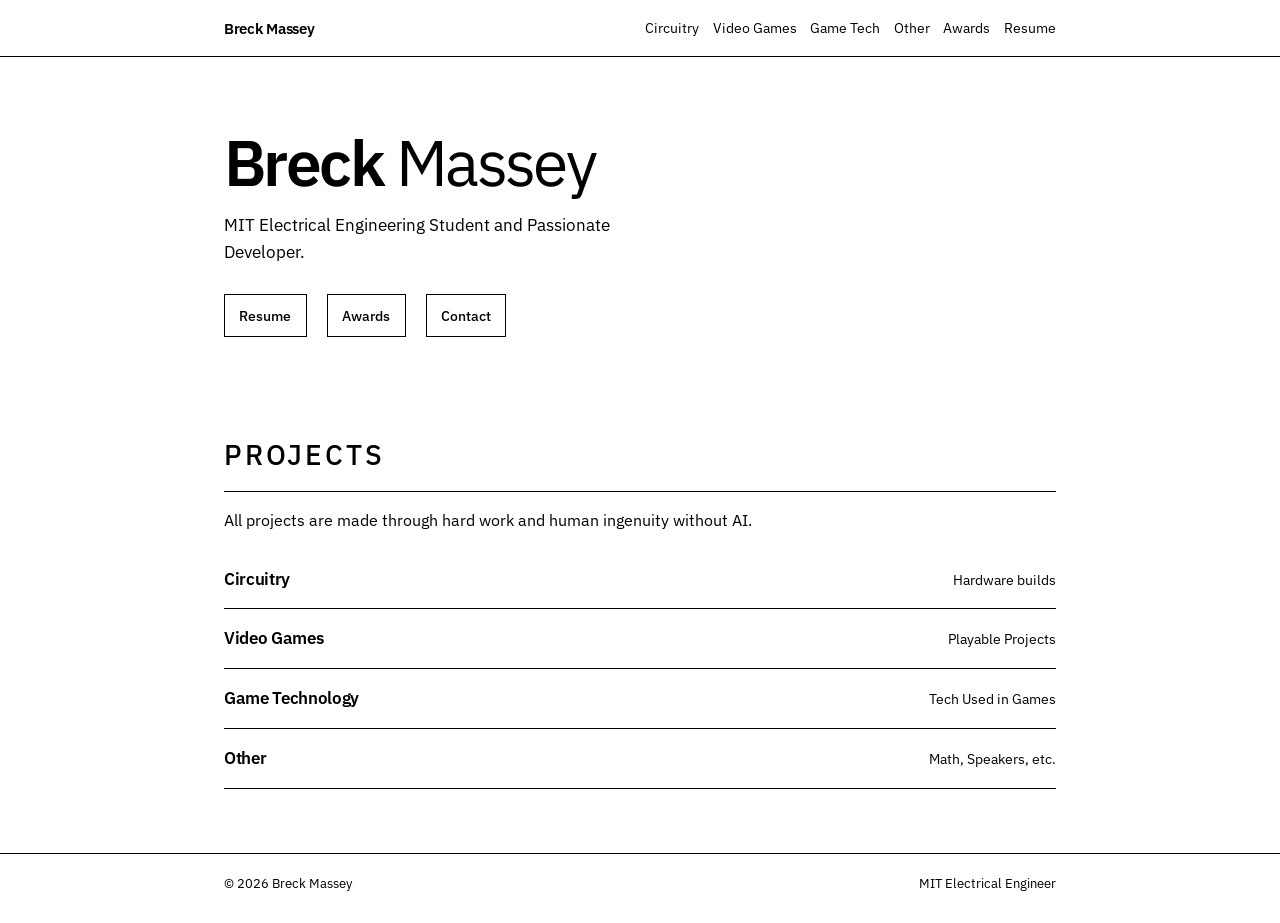
<file: index.html>
<!DOCTYPE html>
<html lang="en">
  <head>
    <meta charset="UTF-8" />
    <meta name="viewport" content="width=device-width, initial-scale=1" />
    <link rel="icon" href="assets/favicon.svg" type="image/svg+xml" />
    <title>Breck Massey</title>
    <meta
      name="description"
      content="Portfolio of Breck Massey — voxels, circuitry, games, and other work."
    />
    <link rel="preconnect" href="https://fonts.googleapis.com" />
    <link rel="preconnect" href="https://fonts.gstatic.com" crossorigin />
    <link
      href="https://fonts.googleapis.com/css2?family=IBM+Plex+Sans:wght@400;500;600&display=swap"
      rel="stylesheet"
    />
    <link rel="stylesheet" href="css/styles.css" />
  </head>
  <body data-page="home" data-depth="0">
    <div class="site-wrap">
      <header class="site-header">
        <div class="container nav">
          <a class="brand" href="index.html">Breck Massey</a>
          <button class="nav-toggle" type="button" aria-label="Open menu" aria-expanded="false">
            <span></span>
          </button>
          <ul class="nav-links">
            <li><a href="pages/circuitry.html">Circuitry</a></li>
            <li><a href="pages/games.html">Video Games</a></li>
            <li><a href="pages/gametech.html">Game Tech</a></li>
            <li><a href="pages/other.html">Other</a></li>
            <li><a href="pages/awards.html">Awards</a></li>
            <li><a href="pages/resume.html">Resume</a></li>
          </ul>
        </div>
      </header>

      <main>
        <section class="hero">
          <div class="container">
            <h1 class="hero-brand">Breck <em>Massey</em></h1>
            <p class="hero-lead">
              MIT Electrical Engineering Student and Passionate Developer.
            </p>
            <div class="hero-actions">
              <a class="btn btn-ghost" href="pages/resume.html">Resume</a>
              <a class="btn btn-ghost" href="pages/awards.html">Awards</a>
              <a class="btn btn-ghost" href="mailto:breckcmassey@gmail.com">Contact</a>
            </div>
          </div>
        </section>

        <section class="category-strip container" aria-labelledby="explore-label">
          <h2 id="explore-label">Projects</h2>
          <p>All projects are made through hard work and human ingenuity without AI.</p>
          <div class="category-row">
            <a class="category-link" href="pages/circuitry.html">
              <strong>Circuitry</strong>
              <span>Hardware builds</span>
            </a>
            <a class="category-link" href="pages/games.html">
              <strong>Video Games</strong>
              <span>Playable Projects</span>
            </a>
            <a class="category-link" href="pages/gametech.html">
              <strong>Game Technology</strong>
              <span>Tech Used in Games</span>
            </a>
            <a class="category-link" href="pages/other.html">
              <strong>Other</strong>
              <span>Math, Speakers, etc.</span>
            </a>
          </div>
        </section>
      </main>

      <footer class="site-footer">
        <div class="container">
          <span>© <span id="year"></span> Breck Massey</span>
          <span>MIT Electrical Engineer</span>
        </div>
      </footer>
    </div>
    <script>
      document.getElementById("year").textContent = new Date().getFullYear();
    </script>
    <script src="js/projects.js"></script>
    <script src="js/main.js"></script>
  </body>
</html>
</file>
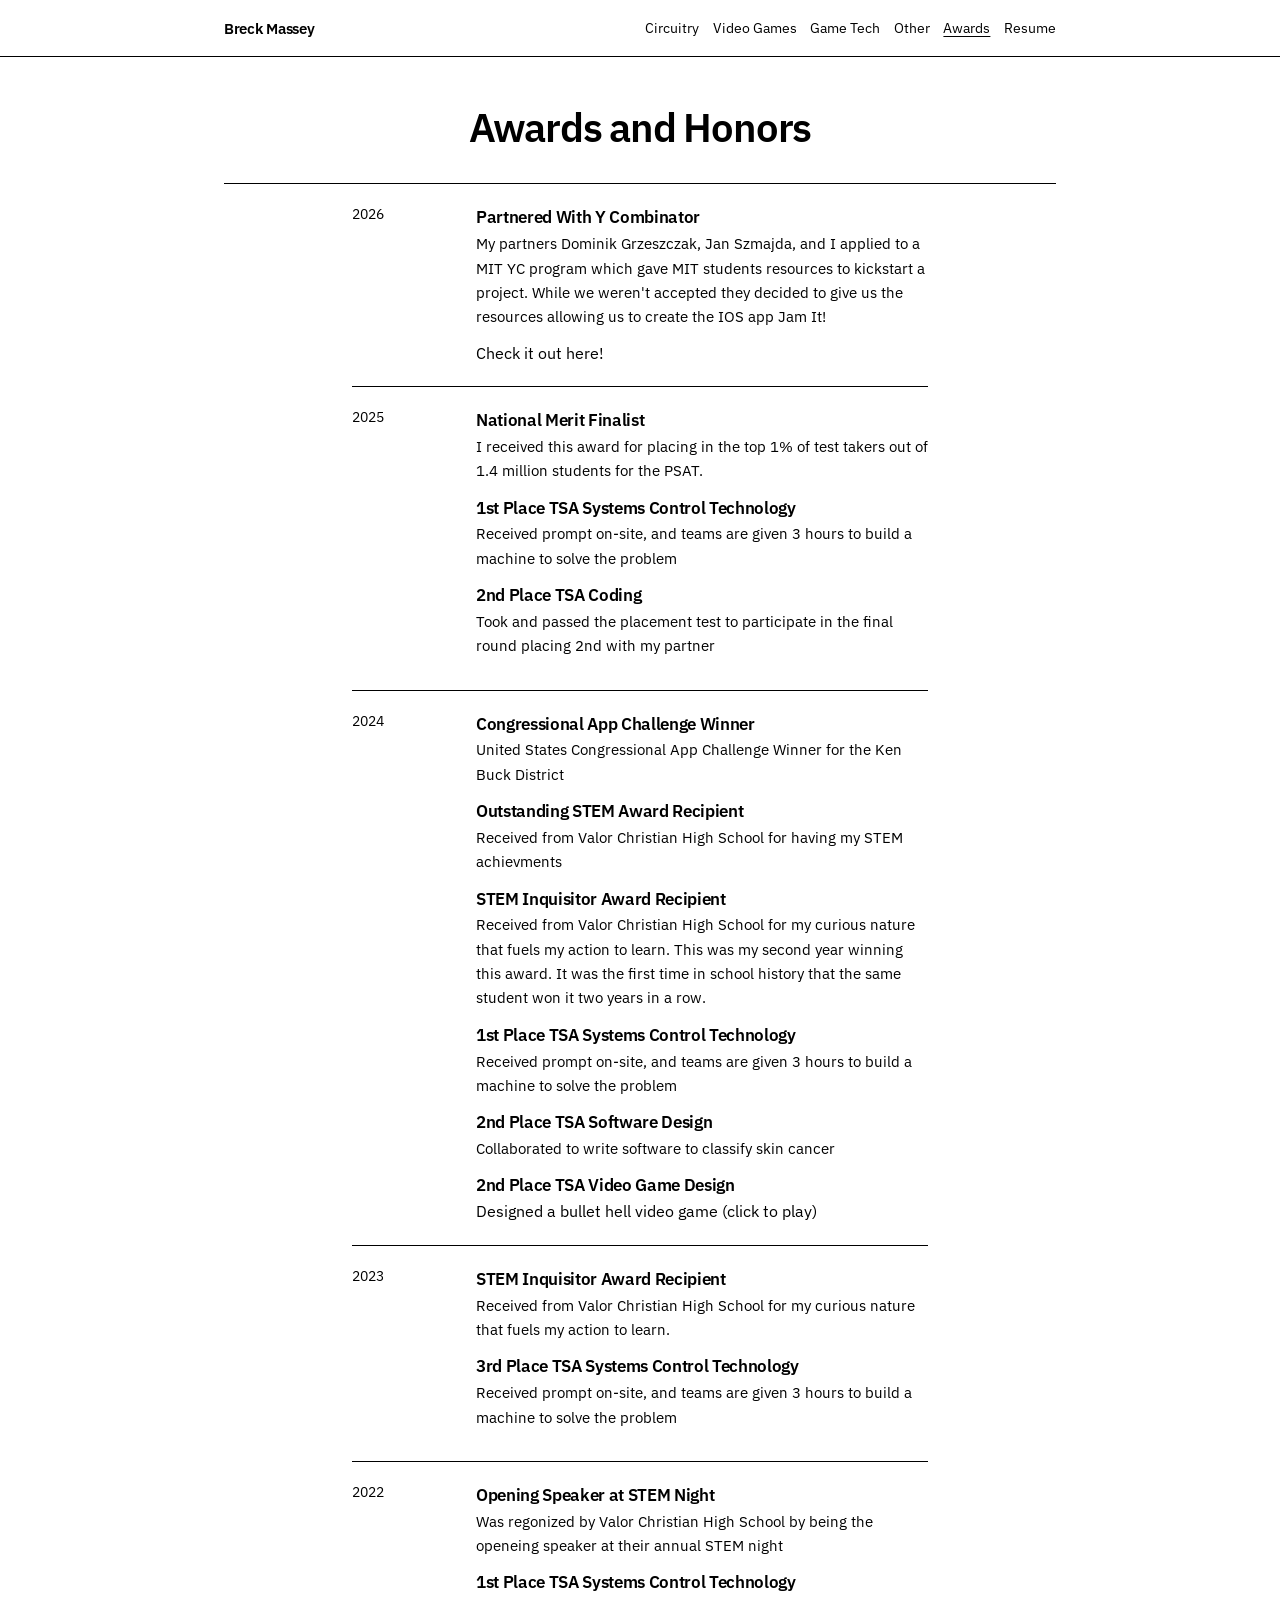
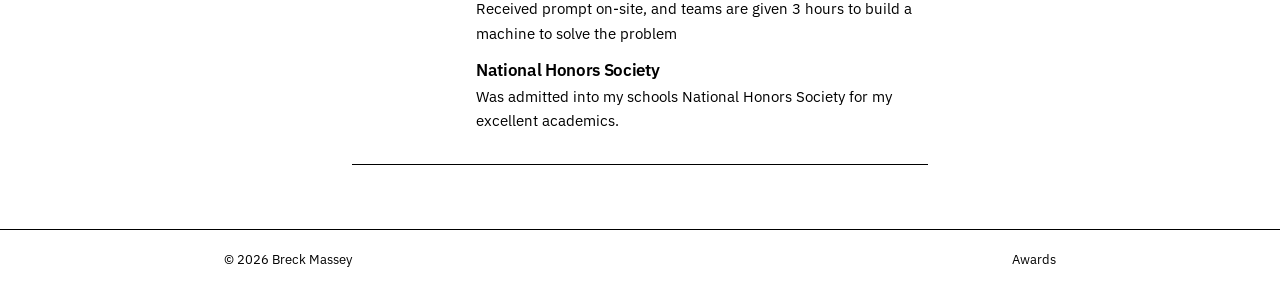
<file: pages/awards.html>
<!DOCTYPE html>
<html lang="en">
  <head>
    <meta charset="UTF-8" />
    <meta name="viewport" content="width=device-width, initial-scale=1" />
    <link rel="icon" href="../assets/favicon.svg" type="image/svg+xml" />
    <title>Awards — Breck Massey</title>
    <meta name="description" content="Awards and recognition for Breck Massey." />
    <link rel="preconnect" href="https://fonts.googleapis.com" />
    <link rel="preconnect" href="https://fonts.gstatic.com" crossorigin />
    <link
      href="https://fonts.googleapis.com/css2?family=IBM+Plex+Sans:wght@400;500;600&display=swap"
      rel="stylesheet"
    />
    <link rel="stylesheet" href="../css/styles.css" />
  </head>
  <body data-page="awards" data-depth="1">
    <div class="site-wrap">
      <header class="site-header">
        <div class="container nav">
          <a class="brand" href="../index.html">Breck Massey</a>
          <button class="nav-toggle" type="button" aria-label="Open menu" aria-expanded="false">
            <span></span>
          </button>
          <ul class="nav-links">
            <li><a href="circuitry.html">Circuitry</a></li>
            <li><a href="games.html" >Video Games</a></li>
            <li><a href="gametech.html">Game Tech</a></li>
            <li><a href="other.html">Other</a></li>
            <li><a href="awards.html" aria-current="page">Awards</a></li>
            <li><a href="resume.html">Resume</a></li>
            
          </ul>
        </div>
      </header>

      <main>
        <header class="page-intro container">
          <h1>Awards and Honors</h1>
          <p></p>
        </header>

        <ul class="award-list">
          <li class="award-item">
            <span class="year">2026</span>
            <div>
              <h2>Partnered With Y Combinator</h2>
              <p>My partners Dominik Grzeszczak, Jan Szmajda, and I applied to a MIT YC program which gave MIT students resources to kickstart a project. While we weren't accepted they decided to give us the resources allowing us to create the IOS app Jam It!</p>
              <a href="https://jamit-ios.com/">Check it out here!</a>
            </div>
          </li>
          <li class="award-item">
            <span class="year">2025</span>
            <div>
              <h2>National Merit Finalist</h2>
              <p>I received this award for placing in the top 1% of test takers out of 1.4 million students for the PSAT.</p>
              <h2>1st Place TSA Systems Control Technology</h2>
              <p>Received prompt on-site, and teams are given 3 hours to build a machine to solve the problem</p>
              <h2>2nd Place TSA Coding</h2>
              <p>Took and passed the placement test to participate in the final round placing 2nd with my partner</p>
            </div>
          </li>
          <li class="award-item">
            <span class="year">2024</span>
            <div>
              <h2>Congressional App Challenge Winner</h2>
              <p>United States Congressional App Challenge Winner for the Ken Buck District</p>
              <h2>Outstanding STEM Award Recipient</h2>
              <p>Received from Valor Christian High School for having my STEM achievments</p>
              <h2>STEM Inquisitor Award Recipient</h2>
              <p>Received from Valor Christian High School for my curious nature that fuels my action to learn. This was my second year winning this award. It was the first time in school history that the same student won it two years in a row.</p>
              <h2>1st Place TSA Systems Control Technology</h2>
              <p>Received prompt on-site, and teams are given 3 hours to build a machine to solve the problem</p>
              <h2>2nd Place TSA Software Design</h2>
              <p>Collaborated to write software to classify skin cancer</p>
              <h2>2nd Place TSA Video Game Design</h2>
              <a href="https://bcmassey.itch.io/kingdom-chaos">Designed a bullet hell video game (click to play)</a>
            </div>
          </li>
          <li class="award-item">
            <span class="year">2023</span>
            <div>
              <h2>STEM Inquisitor Award Recipient</h2>
              <p>Received from Valor Christian High School for my curious nature that fuels my action to learn.</p>
              <h2>3rd Place TSA Systems Control Technology</h2>
              <p>Received prompt on-site, and teams are given 3 hours to build a machine to solve the problem</p>
            </div>
          </li>
          <li class="award-item">
            <span class="year">2022</span>
            <div>
              <h2>Opening Speaker at STEM Night</h2>
              <p>Was regonized by Valor Christian High School by being the openeing speaker at their annual STEM night </p>
              <h2>1st Place TSA Systems Control Technology</h2>
              <p>Received prompt on-site, and teams are given 3 hours to build a machine to solve the problem</p>
              <h2>National Honors Society</h2>
              <p>Was admitted into my schools National Honors Society for my excellent academics.</p>
            </div>
          </li>
        </ul>
      </main>

      <footer class="site-footer">
        <div class="container">
          <span>© <span id="year"></span> Breck Massey</span>
          <span>Awards</span>
        </div>
      </footer>
    </div>
    <script>
      document.getElementById("year").textContent = new Date().getFullYear();
    </script>
    <script src="../js/main.js"></script>
  </body>
</html>
</file>
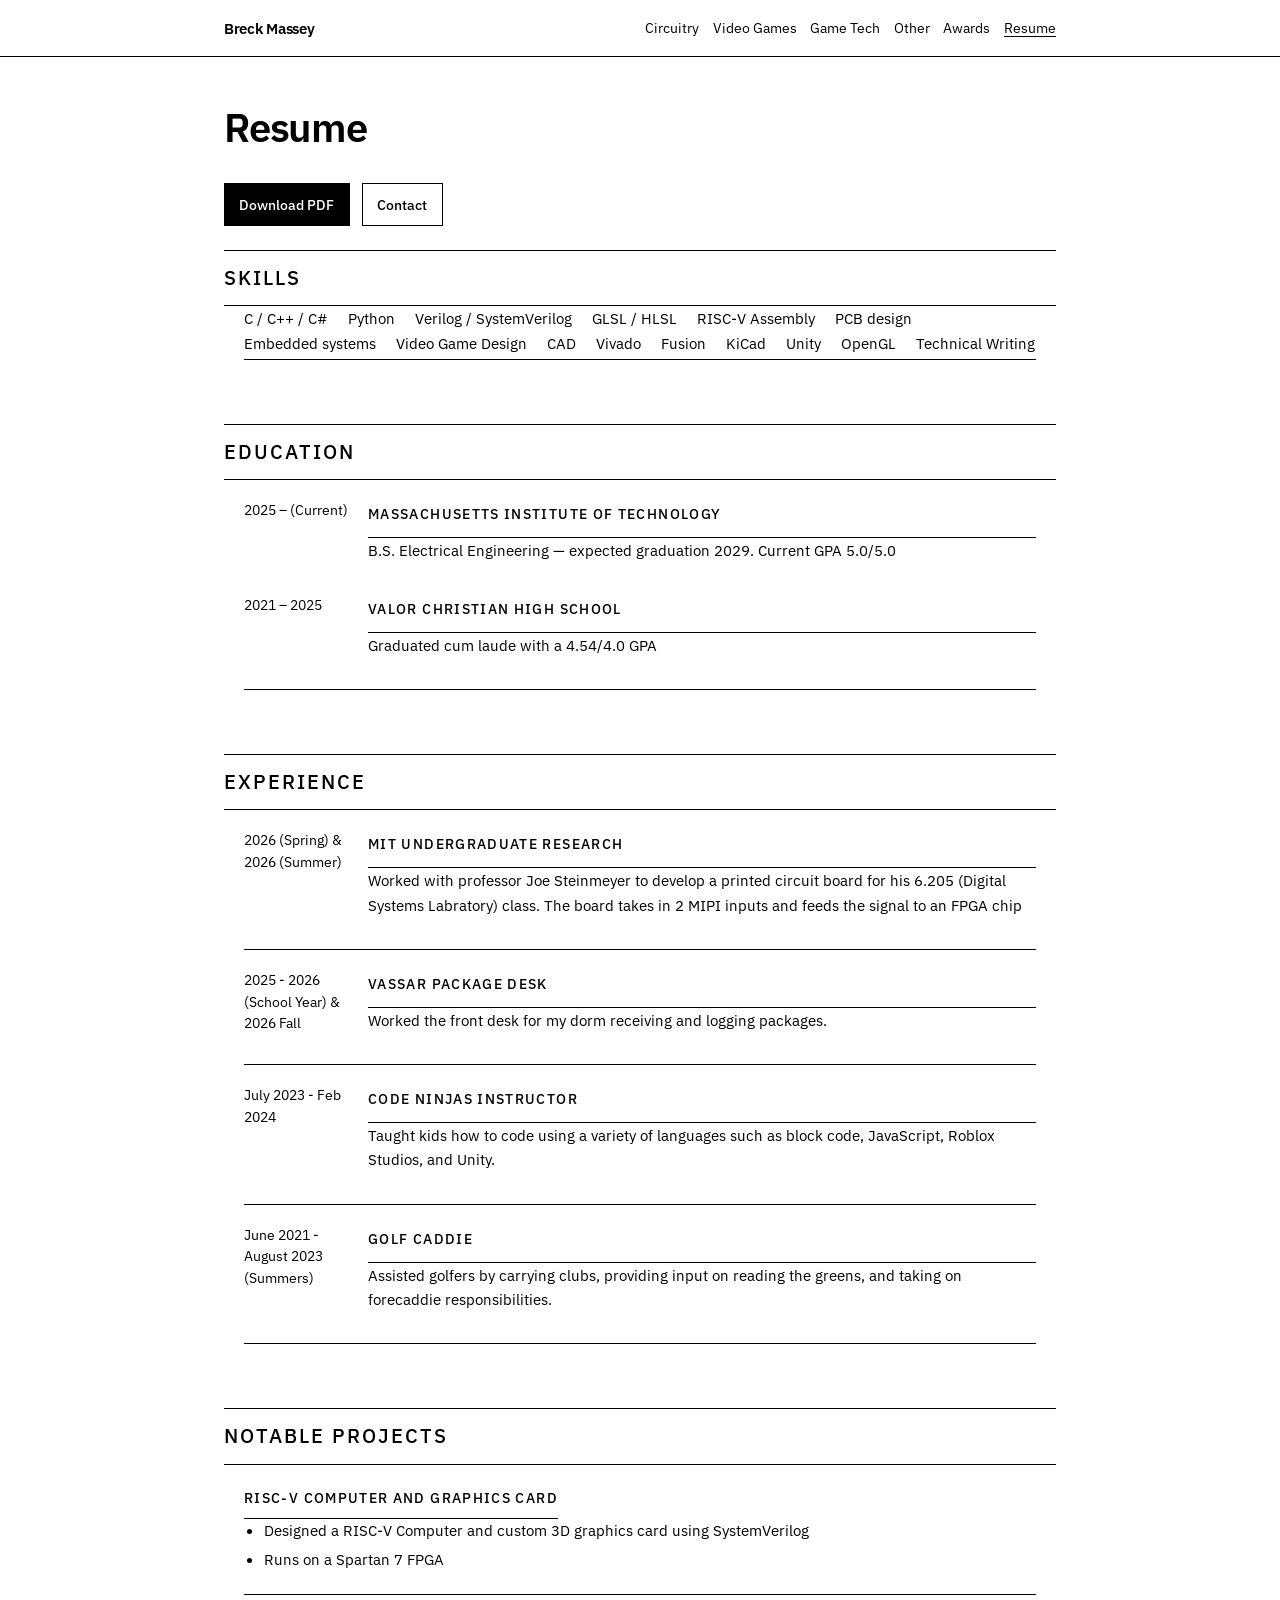
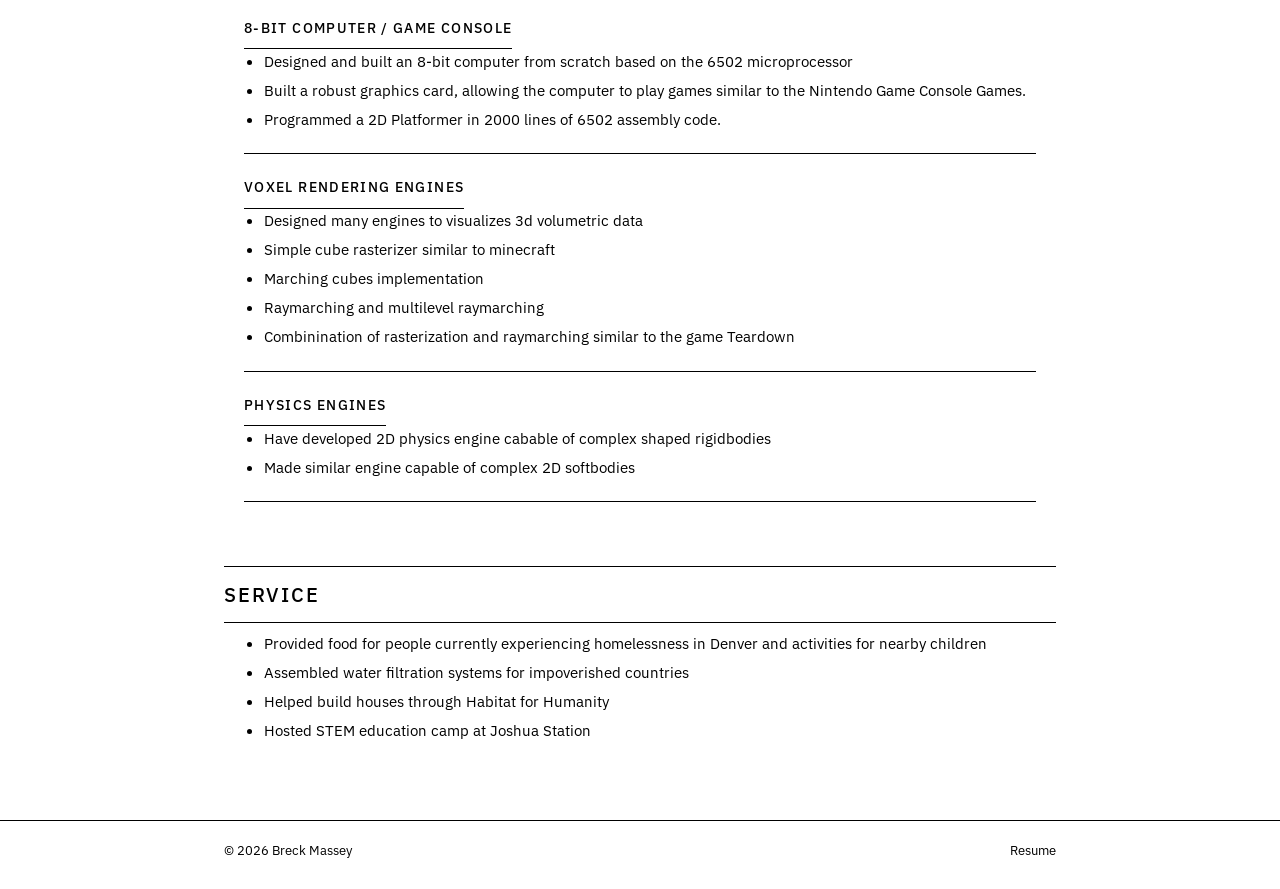
<file: pages/resume.html>
<!DOCTYPE html>
<html lang="en">
  <head>
    <meta charset="UTF-8" />
    <meta name="viewport" content="width=device-width, initial-scale=1" />
    <link rel="icon" href="../assets/favicon.svg" type="image/svg+xml" />
    <title>Resume — Breck Massey</title>
    <meta name="description" content="Resume of Breck Massey." />
    <link rel="preconnect" href="https://fonts.googleapis.com" />
    <link rel="preconnect" href="https://fonts.gstatic.com" crossorigin />
    <link
      href="https://fonts.googleapis.com/css2?family=IBM+Plex+Sans:wght@400;500;600&display=swap"
      rel="stylesheet"
    />
    <link rel="stylesheet" href="../css/styles.css" />
  </head>
  <body data-page="resume" data-depth="1">
    <div class="site-wrap">
      <header class="site-header">
        <div class="container nav">
          <a class="brand" href="../index.html">Breck Massey</a>
          <button class="nav-toggle" type="button" aria-label="Open menu" aria-expanded="false">
            <span></span>
          </button>
          <ul class="nav-links">
            <li><a href="circuitry.html">Circuitry</a></li>
            <li><a href="games.html">Video Games</a></li>
            <li><a href="gametech.html">Game Tech</a></li>
            <li><a href="other.html">Other</a></li>
            <li><a href="awards.html">Awards</a></li>
            <li><a href="resume.html" aria-current="page">Resume</a></li>
          </ul>
        </div>
      </header>

      <main>
        <header class="page-intro container">
          <h1>Resume</h1>
          <div class="resume-actions">
            <a class="btn btn-primary" href="../assets/resume.pdf" download>Download PDF</a>
            <a class="btn btn-ghost" href="mailto:breckcmassey@gmail.com">Contact</a>
          </div>
        </header>

        <div class="container">
          <section class="resume-block">
            <h2>Skills</h2>
            <ul class="skill-list">
              <li>C / C++ / C#</li>
              <li>Python</li>
              <li>Verilog / SystemVerilog</li>
              <li>GLSL / HLSL</li>
              <li>RISC-V Assembly</li>
              <li>PCB design</li>
              <li>Embedded systems</li>
              <li>Video Game Design</li>
              <li>CAD</li>
              <li>Vivado</li>
              <li>Fusion</li>
              <li>KiCad</li>
              <li>Unity</li>
              <li>OpenGL</li>
              <li>Technical Writing</li>
            </ul>
          </section>

          <section class="resume-block">
            <h2>Education</h2>
            <ul class="award-list">
              <li class="resume-item">
                <span class="year">2025 – (Current)</span>
                <div>
                  <h3>Massachusetts Institute of Technology</h3>
                  <p>B.S. Electrical Engineering — expected graduation 2029. Current GPA 5.0/5.0</p>
                </div>
                <span class="year">2021 – 2025</span>
                <div>
                  <h3>Valor Christian High School</h3>
                  <p>Graduated cum laude with a 4.54/4.0 GPA</p>
                </div>
              </li>
            </ul>
          </section>

          <section class="resume-block">
            <h2>Experience</h2>
            <ul class="award-list">
              <li class="resume-item">
                <span class="year">2026 (Spring) & 2026 (Summer)</span>
                <div>
                  <h3>MIT Undergraduate Research</h3>
                  <p>Worked with professor Joe Steinmeyer to develop a printed circuit board for his 6.205 (Digital Systems Labratory) class. The board takes in 2 MIPI inputs and feeds the signal to an FPGA chip</p>
                </div>
              </li>
              <li class="resume-item">
                <span class="year">2025 - 2026 (School Year) & 2026 Fall</span>
                <div>
                  <h3>Vassar Package Desk</h3>
                  <p>Worked the front desk for my dorm receiving and logging packages.</p>
                </div>
              </li>
              <li class="resume-item">
                <span class="year">July 2023 - Feb 2024</span>
                <div>
                  <h3>Code Ninjas Instructor</h3>
                  <p>Taught kids how to code using a variety of languages such as block code, JavaScript, Roblox Studios, and Unity.</p>
                </div>
              </li>
              <li class="resume-item">
                <span class="year">June 2021 - August 2023 (Summers)</span>
                <div>
                  <h3>Golf Caddie</h3>
                  <p>Assisted golfers by carrying clubs, providing input on reading the greens, and taking on forecaddie responsibilities.</p>
                </div>
              </li>
            </ul>
          </section>
          
          <section class="resume-block">
            <h2>Notable Projects</h2>
            <ul class="award-list">
              <li class="resume-item resume-item--no-date">
                <div>
                  <a href="../project.html?id=RISCComputer">RISC-V Computer and Graphics Card</a>
                  <ul class="project-bullets">
                    <li>Designed a RISC-V Computer and custom 3D graphics card using SystemVerilog</li>
                    <li>Runs on a Spartan 7 FPGA</li>
                  </ul>
                </div>
              </li>
              <li class="resume-item resume-item--no-date">
                <div>
                  <a href="../project.html?id=6502%20Game%20Console">8-bit Computer / Game Console</a>
                  <ul class="project-bullets">
                    <li>Designed and built an 8-bit computer from scratch based on the 6502 microprocessor</li>
                    <li>Built a robust graphics card, allowing the computer to play games similar to the Nintendo Game Console Games.</li>
                    <li>Programmed a 2D Platformer in 2000 lines of 6502 assembly code.</li>
                  </ul>
                </div>
              </li>
              <li class="resume-item resume-item--no-date">
                <div>
                  <a href="/pages/gametech.html">Voxel Rendering Engines</a>
                  <ul class="project-bullets">
                    <li>Designed many engines to visualizes 3d volumetric data</li>
                    <li>Simple cube rasterizer similar to minecraft</li>
                    <li>Marching cubes implementation</li>
                    <li>Raymarching and multilevel raymarching</li>
                    <li>Combinination of rasterization and raymarching similar to the game Teardown</li>
                  </ul>
                </div>
              </li>
              <li class="resume-item resume-item--no-date">
                <div>
                  <a href="/pages/gametech.html">Physics Engines</a>
                  <ul class="project-bullets">
                    <li>Have developed 2D physics engine cabable of complex shaped rigidbodies</li>
                    <li>Made similar engine capable of complex 2D softbodies</li>
                  </ul>
                </div>
              </li>
            </ul>
          </section>

          <section class="resume-block">
            <h2>Service</h2>
            <ul class="project-bullets">
              <li>Provided food for people currently experiencing homelessness in Denver and activities for nearby children</li>
              <li>Assembled water filtration systems for impoverished countries</li>
              <li>Helped build houses through Habitat for Humanity</li>
              <li>Hosted STEM education camp at Joshua Station</li>
            </ul>
          </section>
          <div style="height: 75px;"></div>
        </div>
      </main>

      <footer class="site-footer">
        <div class="container">
          <span>© <span id="year"></span> Breck Massey</span>
          <span>Resume</span>
        </div>
      </footer>
    </div>
    <script>
      document.getElementById("year").textContent = new Date().getFullYear();
    </script>
    <script src="../js/main.js"></script>
  </body>
</html>
</file>
<file: css/styles.css>
:root {
  --bg: #ffffff; /* #f5f3f3 */
  --bg-elevated: #ffffff; /* #f5f3f3 */
  --ink: #000000; /* #3d3510 */
  --muted: #000000;  /* #3d3510 */
  --line: #000000;  /* #3d3510 */
  --line-soft: #000000;  /* #3d3510 */
  --surface: #ffffff; /* #faf4e8 */
  --nav-h: 3.5rem;
  --content: 52rem;
  --font: "IBM Plex Sans", sans-serif;
  --ease: cubic-bezier(0.22, 1, 0.36, 1);
}

*,
*::before,
*::after {
  box-sizing: border-box;
}

html {
  scroll-behavior: smooth;
}

body {
  margin: 0;
  min-height: 100vh;
  color: var(--ink);
  font-family: var(--font);
  font-size: 1rem;
  line-height: 1.6;
  background: var(--bg);
}

img {
  max-width: 100%;
  display: block;
}

a {
  color: inherit;
  text-decoration: none;
}

a:hover {
  text-decoration: underline;
  text-underline-offset: 0.2em;
}

button {
  font: inherit;
  cursor: pointer;
  border: 0;
  background: none;
  color: inherit;
}

.site-wrap {
  min-height: 100vh;
  display: flex;
  flex-direction: column;
}

.container {
  width: min(100% - 2rem, var(--content));
  margin-inline: auto;
}

/* Nav */
.site-header {
  position: sticky;
  top: 0;
  z-index: 20;
  background: var(--bg-elevated);
  border-bottom: 1px solid var(--line);
}

.nav {
  min-height: var(--nav-h);
  display: flex;
  align-items: center;
  justify-content: space-between;
  gap: 1rem;
  padding: 0.75rem 0;
}

.brand {
  font-weight: 600;
  font-size: 0.95rem;
  letter-spacing: -0.02em;
  white-space: nowrap;
}

.brand:hover {
  text-decoration: none;
}

.nav-links {
  display: flex;
  flex-wrap: wrap;
  align-items: center;
  justify-content: flex-end;
  gap: 0.15rem 0.85rem;
  list-style: none;
  margin: 0;
  padding: 0;
}

.nav-links a {
  color: var(--muted);
  font-size: 0.85rem;
  font-weight: 400;
}

.nav-links a:hover,
.nav-links a[aria-current="page"] {
  color: var(--ink);
  text-decoration: none;
}

.nav-links a[aria-current="page"] {
  text-decoration: underline;
  text-underline-offset: 0.25em;
}

.nav-toggle {
  display: none;
  width: 2.25rem;
  height: 2.25rem;
  border: 1px solid var(--line);
  align-items: center;
  justify-content: center;
}

.nav-toggle span,
.nav-toggle span::before,
.nav-toggle span::after {
  display: block;
  width: 1rem;
  height: 1px;
  background: var(--ink);
  position: relative;
}

.nav-toggle span::before,
.nav-toggle span::after {
  content: "";
  position: absolute;
  left: 0;
}

.nav-toggle span::before {
  top: -4px;
}

.nav-toggle span::after {
  top: 4px;
}

/* Hero */
.hero {
  padding: 4.5rem 0 3.5rem;
}

.hero-brand {
  margin: 0 0 1rem;
  font-weight: 600;
  font-size: clamp(2.5rem, 8vw, 4rem);
  line-height: 1.05;
  letter-spacing: -0.04em;
}

.hero-brand em {
  font-style: normal;
  font-weight: 400;
}

.hero-lead {
  margin: 0 0 1.75rem;
  color: var(--muted);
  font-size: 1.05rem;
  max-width: 28rem;
}

.hero-actions {
  display: flex;
  flex-wrap: wrap;
  gap: 0.75rem 1.25rem;
}

.btn {
  display: inline-flex;
  align-items: center;
  font-size: 0.9rem;
  font-weight: 500;
  padding: 0.55rem 0.9rem;
  border: 1px solid var(--line);
  transition: background 0.2s var(--ease), color 0.2s var(--ease);
}

.btn:hover {
  text-decoration: none;
}

.btn-primary {
  background: var(--ink);
  color: var(--bg-elevated);
  border-color: var(--ink);
}

.btn-primary:hover {
  background: var(--bg-elevated);
  color: var(--ink);
}

.btn-ghost:hover {
  background: var(--ink);
  color: var(--bg-elevated);
}

/* Page intro */
.page-intro {
  padding: 3rem 0 1.5rem;
  border-bottom: 1px solid var(--line);
}

.page-intro h1 {
  margin: 0 0 0.65rem;
  font-weight: 600;
  font-size: clamp(1.85rem, 5vw, 2.5rem);
  letter-spacing: -0.03em;
  line-height: 1.1;
}

.page-intro p {
  margin: 0;
  max-width: 34rem;
  color: var(--muted);
}

/* Project list */
.project-list.container {
  list-style: none;
  margin-block: 0;
  margin-inline: auto;
  padding: 0 0 4rem;
}

.project-item {
  border-bottom: 1px solid var(--line-soft);
}

.project-link {
  display: grid;
  grid-template-columns: minmax(7rem, 12rem) 1fr;
  gap: 1.25rem;
  align-items: center;
  padding: 1.25rem 0;
}

.project-link:hover {
  text-decoration: none;
}

.project-link:hover .project-meta h2 {
  text-decoration: underline;
  text-underline-offset: 0.15em;
}

.project-link:focus-visible {
  outline: 1px solid var(--ink);
  outline-offset: 4px;
}

.project-thumb {
  aspect-ratio: 4 / 3;
  overflow: hidden;
  border: 1px solid var(--line-soft);
  background: var(--surface);
}

.project-thumb img {
  width: 100%;
  height: 100%;
  object-fit: cover;
  /*filter: grayscale(1);*/
}

.project-meta h2 {
  margin: 0 0 0.3rem;
  font-size: 1.1rem;
  font-weight: 600;
  letter-spacing: -0.02em;
}

.project-meta p {
  margin: 0;
  color: var(--muted);
  font-size: 0.95rem;
}

.project-meta .date {
  display: inline-block;
  margin-top: 0.55rem;
  font-size: 0.75rem;
  letter-spacing: 0.06em;
  text-transform: uppercase;
  color: var(--muted);
}

/* Category strip */
.category-strip {
  padding: 2.5rem 0 4rem;
}

.category-strip h2 {
  margin: 0 0 0;
  padding-bottom: 0.85rem;
  border-bottom: 1px solid var(--line);
  font-size: 1.75rem;
  font-weight: 500;
  letter-spacing: 0.1em;
  text-transform: uppercase;
  color: var(--muted);
}

.category-row {
  display: grid;
  grid-template-columns: 1fr;
}

.category-link {
  display: flex;
  justify-content: space-between;
  align-items: baseline;
  gap: 1rem;
  padding: 1rem 0;
  border-bottom: 1px solid var(--line-soft);
}

.category-link:hover {
  text-decoration: none;
}

.category-link:hover strong {
  text-decoration: underline;
  text-underline-offset: 0.15em;
}

.category-link strong {
  font-size: 1.05rem;
  font-weight: 600;
  letter-spacing: -0.02em;
}

.category-link span {
  color: var(--muted);
  font-size: 0.9rem;
}

/* Article / blog */
.article-shell {
  width: min(100% - 2rem, 70rem);
  margin-inline: auto;
  display: grid;
  grid-template-columns: 13.5rem minmax(0, 1fr);
  gap: 2.5rem;
  align-items: start;
  padding: 2.5rem 0 4rem;
}

.article-outline {
  position: sticky;
  top: calc(var(--nav-h) + 1rem);
  padding: 0.85rem 0;
  border-right: 1px solid var(--line-soft);
  padding-right: 1.25rem;
}

.article-outline-label {
  margin: 0 0 0.75rem;
  font-size: 0.72rem;
  font-weight: 500;
  letter-spacing: 0.1em;
  text-transform: uppercase;
  color: var(--muted);
}

.outline-list {
  list-style: none;
  margin: 0;
  padding: 0;
  display: grid;
  gap: 0.35rem;
}

.outline-item a {
  display: block;
  color: var(--muted);
  font-size: 0.88rem;
  line-height: 1.35;
  text-decoration: none;
}

.outline-item a:hover,
.outline-item a.is-active {
  color: var(--ink);
  text-decoration: underline;
  text-underline-offset: 0.18em;
}

.outline-item--3 {
  padding-left: 0.85rem;
}

.outline-item--3 a {
  font-size: 0.82rem;
}

.article {
  min-width: 0;
  max-width: 44rem;
}

.article-back {
  display: inline-block;
  margin-bottom: 1.5rem;
  color: var(--muted);
  font-size: 0.9rem;
}

.article-header {
  padding-bottom: 1.25rem;
  border-bottom: 1px solid var(--line);
  margin-bottom: 1.5rem;
}

.article-header h1 {
  margin: 0 0 0.65rem;
  font-weight: 600;
  font-size: clamp(1.75rem, 4.5vw, 2.4rem);
  letter-spacing: -0.03em;
  line-height: 1.1;
}

.article-meta {
  display: flex;
  flex-wrap: wrap;
  gap: 0.75rem 1.25rem;
  color: var(--muted);
  font-size: 0.85rem;
}

.article-meta .tag {
  letter-spacing: 0.06em;
  text-transform: uppercase;
  font-size: 0.75rem;
}

.article-links {
  list-style: none;
  margin: 1rem 0 0;
  padding: 0;
  display: flex;
  flex-wrap: wrap;
  gap: 0.55rem 1.25rem;
}

.article-links li {
  min-width: 0;
  max-width: 100%;
}

.article-links a,
.article-inline-link a,
.article-body a {
  color: var(--ink);
  text-decoration: underline;
  text-underline-offset: 0.18em;
  overflow-wrap: anywhere;
  word-break: break-word;
}

.article-link-note {
  margin-left: 0.4rem;
  color: var(--muted);
  font-size: 0.85rem;
}

.article-inline-link {
  margin: 0 0 1.15rem;
  overflow-wrap: anywhere;
  word-break: break-word;
}

.article-html {
  margin: 0 0 1.25rem;
  overflow: visible;
}

.article-html > *:first-child {
  margin-top: 0;
}

.article-html > *:last-child {
  margin-bottom: 0;
}

.article-embed {
  margin: 1rem 0 1rem;
  overflow: visible;
}

.article-embed--khan iframe {
  display: block;
  width: 100%;
  /*max-width: 200px;*/
  aspect-ratio: 1;
  /*min-height: 200px;*/
  border: 1px solid var(--line-soft);
  background: var(--surface);
}

.article-html iframe {
  max-width: 100%;
}

.article-hero {
  margin: 0 0 1.75rem;
  border: 1px solid var(--line-soft);
  overflow: hidden;
  aspect-ratio: 16 / 9;
  background: var(--surface);
}

.article-hero img,
.article-figure img {
  width: 100%;
  height: 100%;
  object-fit: cover;
  /*filter: grayscale(1);*/
}

.article-body p {
  margin: 0 0 1.15rem;
}

.article-section {
  margin: 0 0 2.25rem;
  padding-top: 0.35rem;
}

.article-section > h2 {
  margin: 0 0 1rem;
  padding-bottom: 0.55rem;
  border-bottom: 1px solid var(--line-soft);
  font-size: 1.2rem;
  font-weight: 600;
  letter-spacing: -0.02em;
}

.article-subsection {
  margin: 1.5rem 0 0;
}

.article-subsection > h3 {
  margin: 0 0 0.75rem;
  font-size: 1.02rem;
  font-weight: 600;
  letter-spacing: -0.015em;
}

.article-figure {
  margin: 1.25rem 0 1.5rem;
  border: 1px solid var(--line-soft);
  background: var(--surface);
  overflow: hidden;
}

.article-figure img {
  display: block;
  aspect-ratio: 16 / 10;
}

.article-figure--custom-ratio img {
  aspect-ratio: var(--image-aspect);
}

.article-figure--video .article-video {
  position: relative;
  aspect-ratio: 16 / 9;
  background: #1a1212;
}

.article-figure--video video,
.article-figure--video iframe {
  position: absolute;
  inset: 0;
  width: 100%;
  height: 100%;
  border: 0;
  display: block;
  background: #1a1212;
}

.article-figure--demo .article-demo {
  position: relative;
  width: 100%;
  height: var(--demo-height, 600px);
  max-width: 100%;
  background: #111;
  overflow: hidden;
}

.article-figure--demo iframe {
  position: absolute;
  inset: 0;
  width: 100%;
  height: 100%;
  border: 0;
  display: block;
  background: #111;
}

.article-demo--script {
  overflow: auto;
}

.article-demo-error {
  margin: 0;
  padding: 1rem;
  color: var(--ink);
  background: var(--surface);
}

.article-figure figcaption {
  margin: 0;
  padding: 0.65rem 0.85rem;
  border-top: 1px solid var(--line-soft);
  color: var(--muted);
  font-size: 0.85rem;
}

.not-found {
  padding: 4rem 0;
  text-align: center;
}

.not-found a {
  text-decoration: underline;
  text-underline-offset: 0.2em;
}

@media (max-width: 900px) {
  .article-shell {
    grid-template-columns: 1fr;
    gap: 1.5rem;
  }

  .article-outline {
    position: static;
    border-right: 0;
    border-bottom: 1px solid var(--line-soft);
    padding-right: 0;
    padding-bottom: 1rem;
  }

  .outline-list {
    display: flex;
    flex-wrap: wrap;
    gap: 0.35rem 1rem;
  }

  .outline-item--3 {
    padding-left: 0;
  }
}

/* Awards */
.award-list,
.resume-section {
  list-style: none;
  margin: 0;
  padding: 0 0 4rem;
}

body[data-page="awards"] .page-intro {
  text-align: center;
}

body[data-page="awards"] .page-intro p {
  margin-inline: auto;
}

body[data-page="awards"] .award-list {
  width: min(100% - 2rem, 36rem);
  margin-inline: auto;
  padding-bottom: 4rem;
}

.award-item,
.resume-item {
  display: grid;
  grid-template-columns: 6.5rem 1fr;
  gap: 1.25rem;
  padding: 1.25rem 0;
  border-bottom: 1px solid var(--line-soft);
}

.resume-item:has(.year[aria-hidden="true"]) {
  grid-template-columns: 1.25rem 1fr;
  gap: 0.65rem;
  border-bottom: 0;
  padding: 0.45rem 0;
}

.resume-item--no-date {
  grid-template-columns: 1fr;
}

.project-bullets {
  list-style: disc;
  margin: 0.35rem 0 0;
  padding-left: 1.25rem;
  color: var(--muted);
  font-size: 0.95rem;
}

.project-bullets li {
  padding: 0.15rem 0;
}

.project-bullets li::marker {
  color: var(--ink);
}

.award-item .year,
.resume-item .year {
  font-size: 0.85rem;
  color: var(--muted);
}

.award-item h2,
.resume-item h2 {
  margin: 0rem 0 0;
  font-size: 1.05rem;
  font-weight: 600;
  letter-spacing: -0.02em;
}

.award-item p,
.resume-item p {
  margin: 0 0 0.75rem;
  color: var(--muted);
  font-size: 0.95rem;
}

.resume-block {
  padding: 0 0 0;
}

.resume-block > :not(h2) {
  width: calc(100% - 2.5rem);
  margin-inline: auto;
}

.resume-block + .resume-block {
  border-top: 1px solid var(--line);
  margin-top: 0rem;
}

.resume-block h2 {
  margin: 0;
  padding: 0.7rem 0 0.7rem;
  font-size: 1.25rem;
  font-weight: 500;
  letter-spacing: 0.1em;
  text-transform: uppercase;
  color: var(--muted);
  border-bottom: 1px solid var(--line-soft);
}

.resume-block h3 {
  margin: 0;
  padding: 0.25rem 0 0.7rem;
  font-size: 0.85rem;
  font-weight: 500;
  letter-spacing: 0.1em;
  text-transform: uppercase;
  color: var(--muted);
  border-bottom: 1px solid var(--line-soft);
}
.resume-block a {
  margin: 0;
  padding: 0.25rem 0 0.7rem;
  font-size: 0.85rem;
  font-weight: 500;
  letter-spacing: 0.1em;
  text-transform: uppercase;
  color: var(--muted);
  border-bottom: 1px solid var(--line-soft);
}

.resume-actions {
  display: flex;
  flex-wrap: wrap;
  gap: 0.75rem;
  padding: 1.5rem 0 0;
}

.resume-note {
  margin: 0.85rem 0 0;
  color: var(--muted);
  font-size: 0.85rem;
}

.skill-list {
  display: flex;
  flex-wrap: wrap;
  gap: 0rem 1.25rem;
  list-style: none;
  margin: 0;
  padding: 0rem 0 0.25rem;
  border-bottom: 1px solid var(--line-soft);
  margin-bottom: 4rem;
}

.skill-list li {
  font-size: 0.95rem;
}

/* Footer */
.site-footer {
  margin-top: auto;
  padding: 1.25rem 0 1.75rem;
  border-top: 1px solid var(--line);
  background: var(--bg-elevated);
  color: var(--muted);
  font-size: 0.8rem;
}

.site-footer .container {
  display: flex;
  justify-content: space-between;
  gap: 1rem;
  flex-wrap: wrap;
}

.site-footer a:hover {
  color: var(--ink);
}

@media (max-width: 720px) {
  .nav-toggle {
    display: inline-flex;
  }

  .nav-links {
    position: absolute;
    top: calc(100% + 1px);
    right: 1rem;
    left: 1rem;
    display: none;
    flex-direction: column;
    align-items: stretch;
    gap: 0;
    padding: 0.5rem 0;
    background: var(--bg-elevated);
    border: 1px solid var(--line);
  }

  .nav-links.is-open {
    display: flex;
  }

  .nav-links a {
    padding: 0.7rem 1rem;
  }

  .project-link,
  .award-item,
  .resume-item {
    grid-template-columns: 1fr;
    gap: 0.65rem;
  }

  .project-thumb {
    max-width: 14rem;
  }
}

@media (prefers-reduced-motion: reduce) {
  html {
    scroll-behavior: auto;
  }
}
</file>
